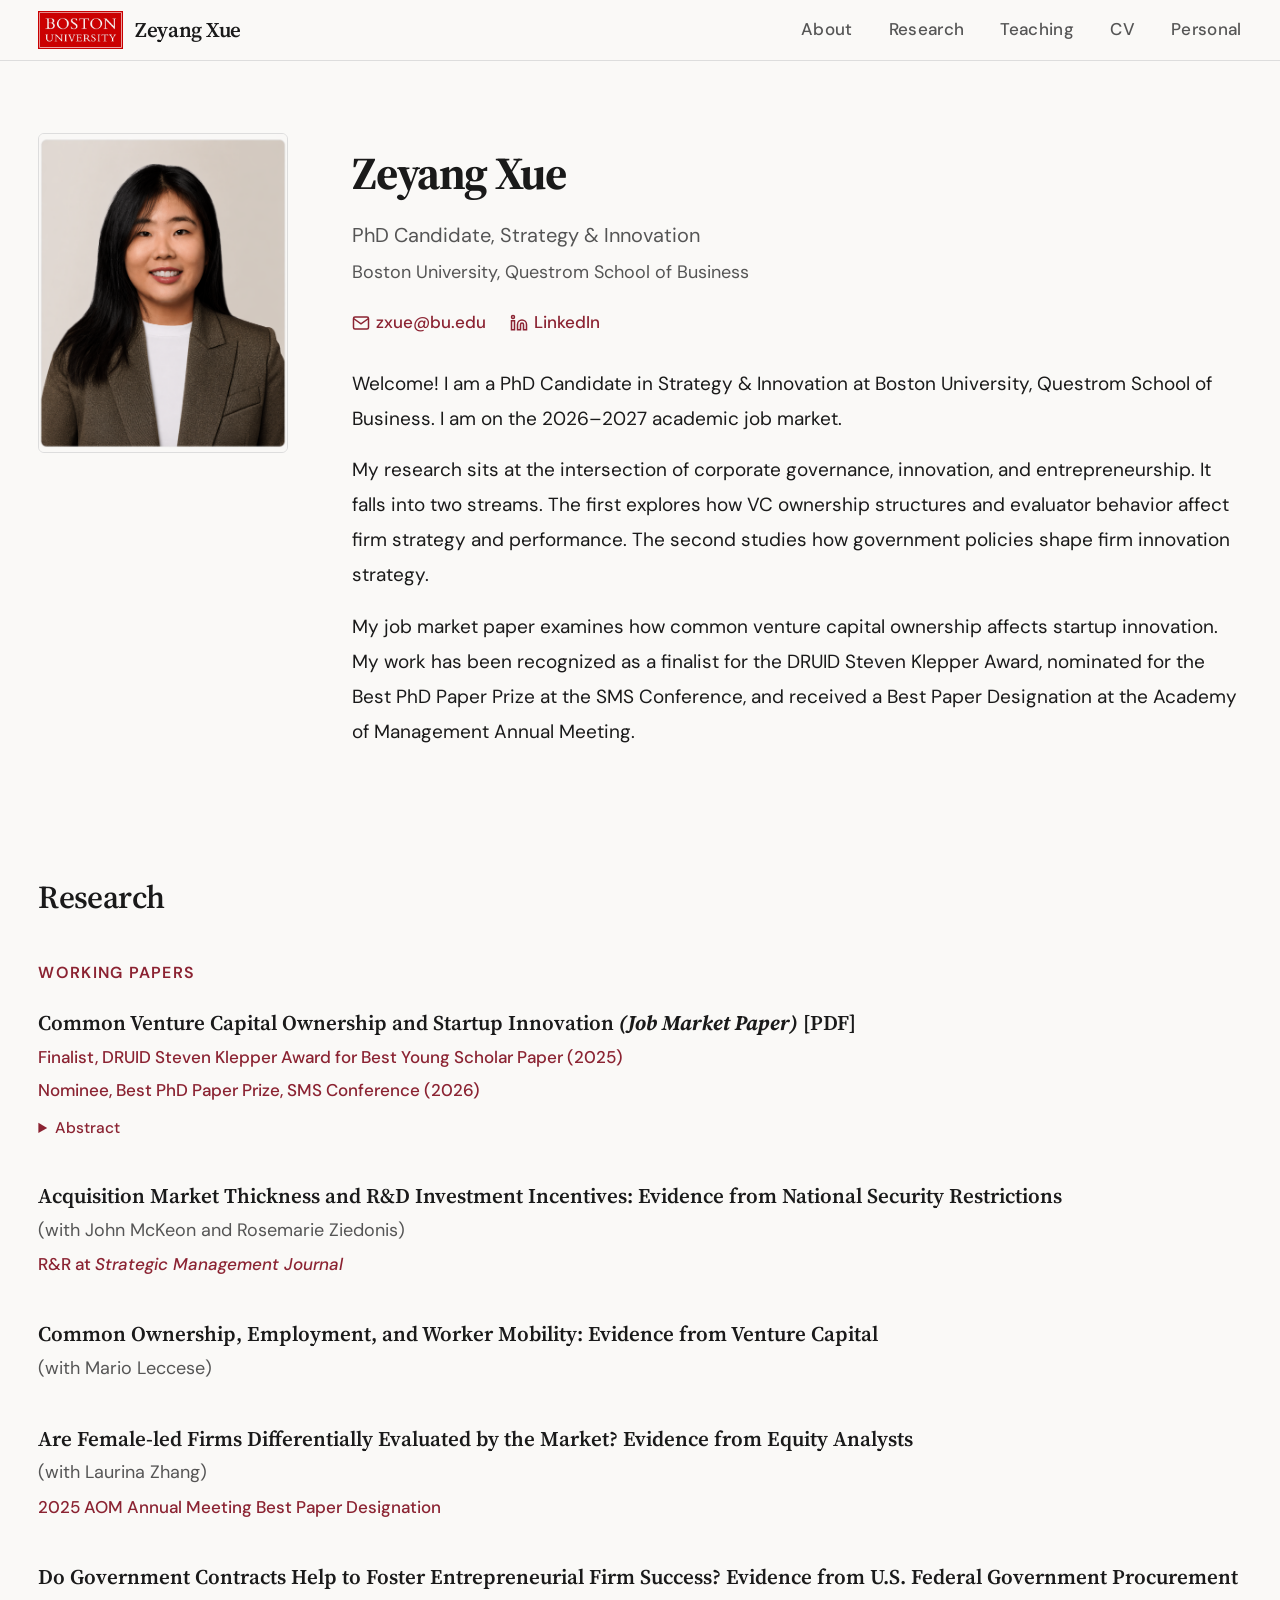
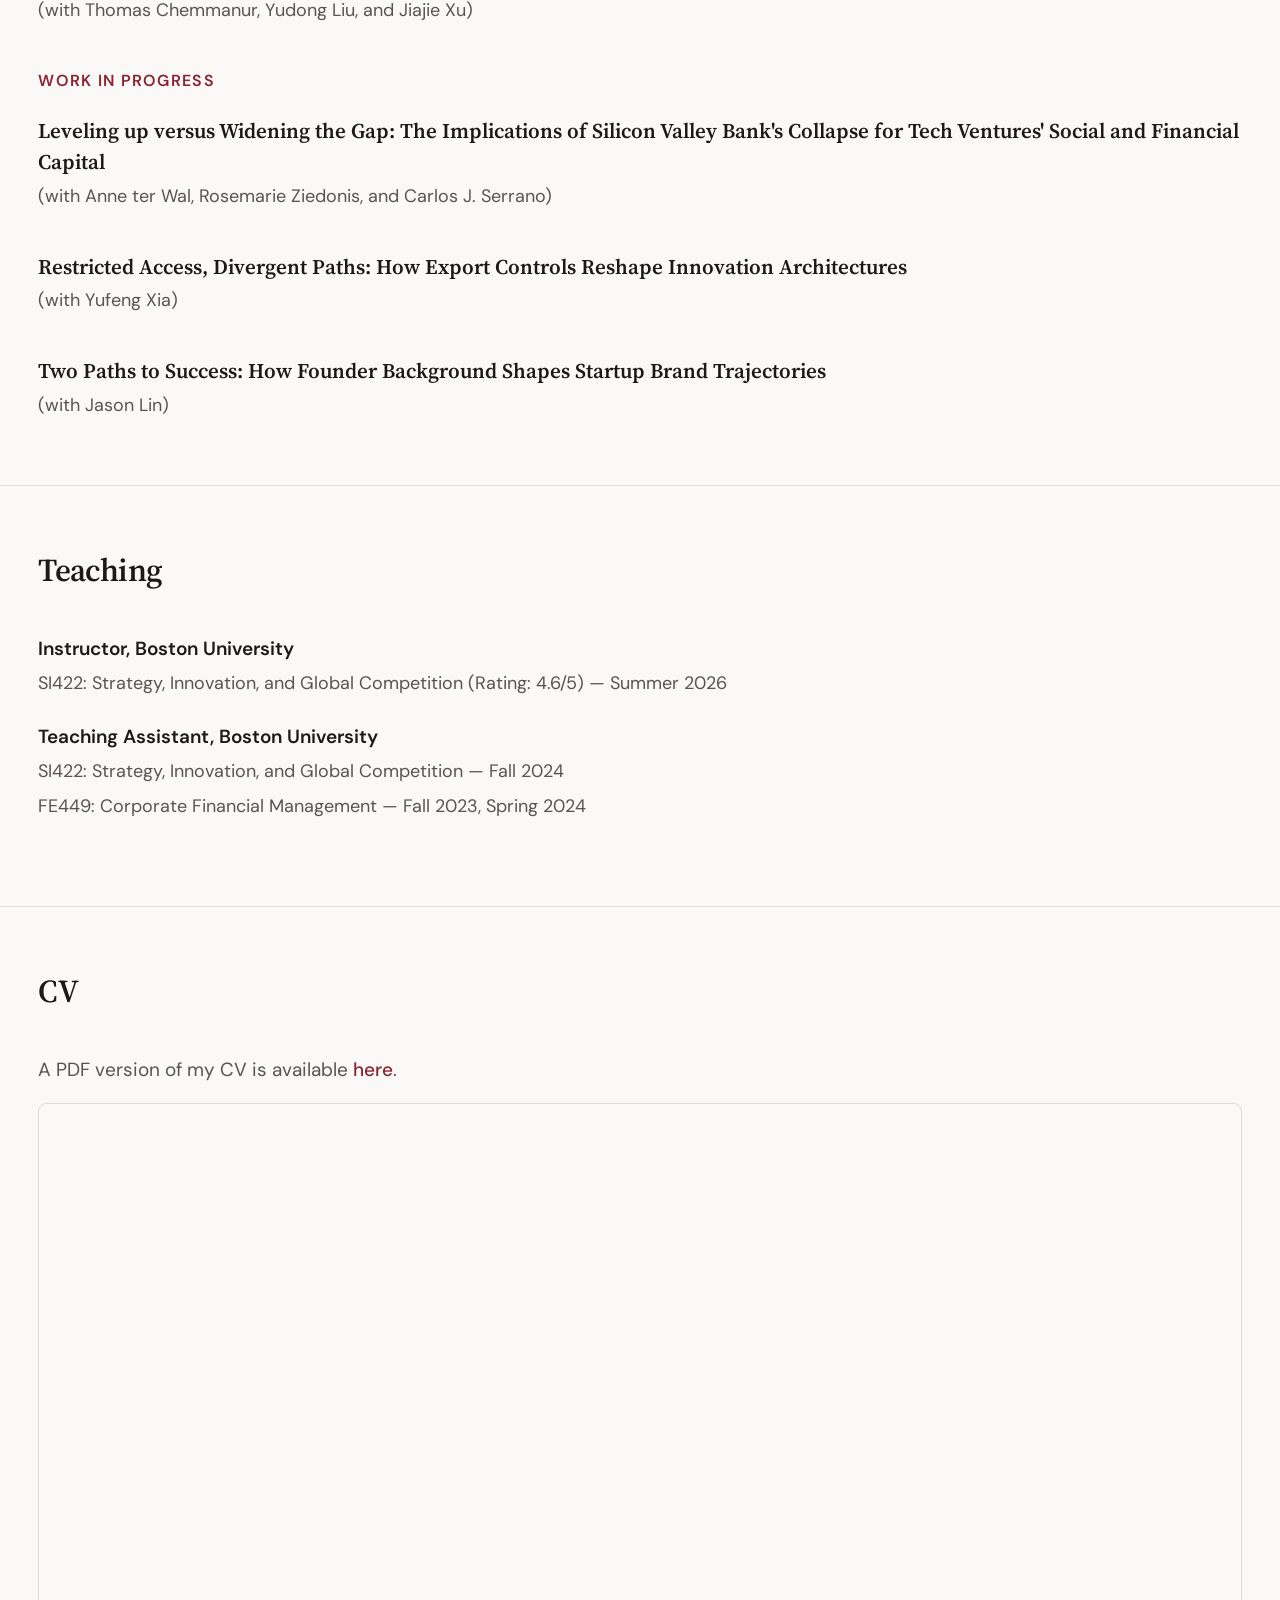
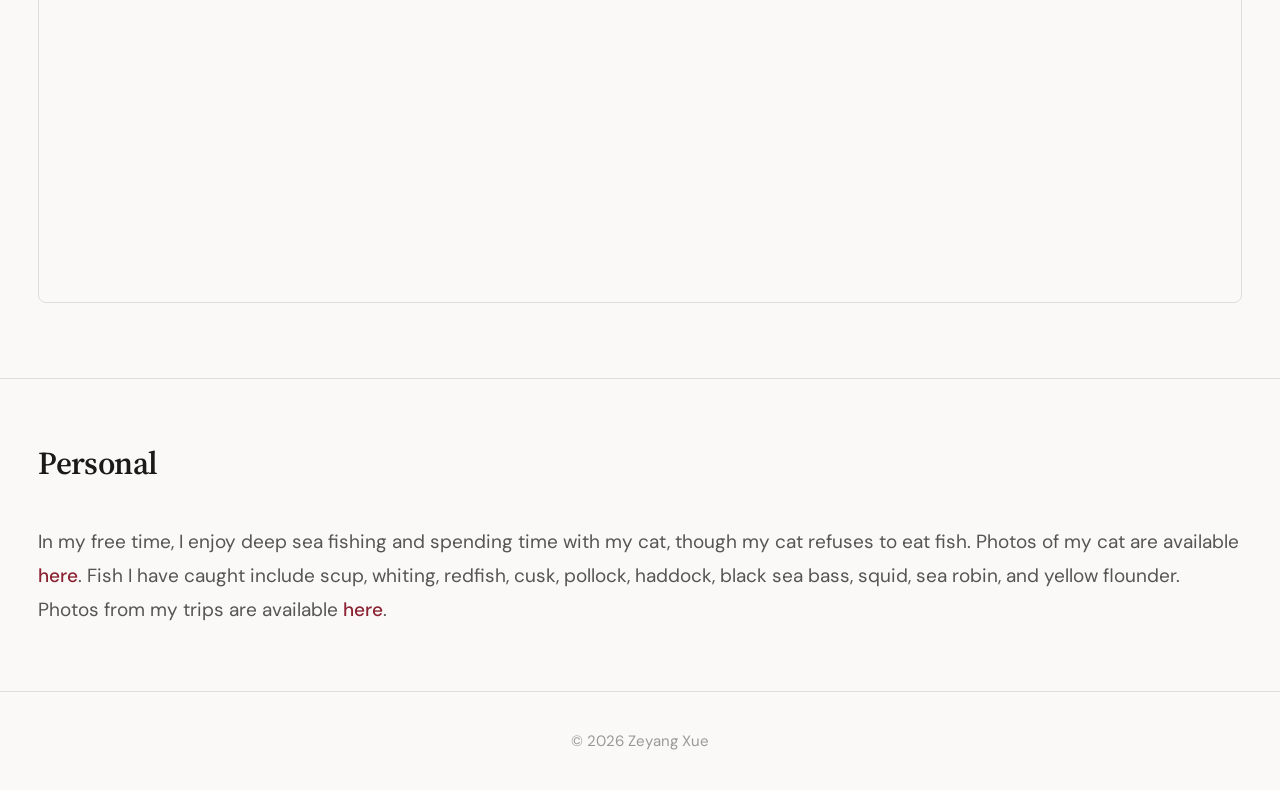
<file: index.html>
<!DOCTYPE html>
<html lang="en">
<head>
  <meta charset="UTF-8" />
  <meta name="viewport" content="width=device-width, initial-scale=1.0" />
  <meta name="description" content="Zeyang Xue — PhD Candidate in Strategy and Innovation at Boston University. Research on venture capital, innovation, and entrepreneurship.">
  <meta name="keywords" content="Zeyang Xue, Boston University, Questrom, strategy, innovation, venture capital">
  <title>Zeyang Xue</title>

  <link rel="preconnect" href="https://fonts.googleapis.com" />
  <link rel="preconnect" href="https://fonts.gstatic.com" crossorigin />
  <link href="https://fonts.googleapis.com/css2?family=Source+Serif+4:ital,opsz,wght@0,8..60,300;0,8..60,400;0,8..60,600;0,8..60,700;1,8..60,400&family=DM+Sans:wght@400;500;600&display=swap" rel="stylesheet" />

  <style>
    :root {
      --bg: #faf9f7;
      --bg-alt: #f0eeeb;
      --text: #1a1a1a;
      --text-secondary: #555;
      --accent: #8b2332;
      --accent-light: #a83a4a;
      --border: #ddd;
      --serif: 'Source Serif 4', 'Georgia', serif;
      --sans: 'DM Sans', 'Helvetica Neue', sans-serif;
      --max-w: 1280px;
      --content-pad: clamp(20px, 3vw, 40px);
      --nav-h: 60px;
    }

    *, *::before, *::after {
      margin: 0;
      padding: 0;
      box-sizing: border-box;
    }

    html {
      scroll-behavior: smooth;
      scroll-padding-top: calc(var(--nav-h) + 24px);
    }

    body {
      font-family: var(--sans);
      color: var(--text);
      background: var(--bg);
      line-height: 1.75;
      font-size: 19px;
      -webkit-font-smoothing: antialiased;
    }

    /* ── NAV ── */
    nav {
      position: sticky;
      top: 0;
      z-index: 100;
      background: var(--bg);
      border-bottom: 1px solid var(--border);
      backdrop-filter: blur(12px);
      -webkit-backdrop-filter: blur(12px);
    }

    .nav-inner {
      max-width: var(--max-w);
      margin: 0 auto;
      padding: 0 var(--content-pad);
      height: var(--nav-h);
      display: flex;
      align-items: center;
      justify-content: space-between;
    }

    .nav-name {
      font-family: var(--serif);
      font-weight: 600;
      font-size: 21px;
      color: var(--text);
      text-decoration: none;
      letter-spacing: -0.02em;
      display: flex;
      align-items: center;
      gap: 12px;
    }

    .nav-logo {
      height: 38px;
      width: auto;
      display: block;
    }

    .nav-links {
      display: flex;
      gap: 36px;
    }

    .nav-links a {
      text-decoration: none;
      color: var(--text-secondary);
      font-size: 17px;
      font-weight: 500;
      letter-spacing: 0.02em;
      transition: color 0.2s;
      position: relative;
    }

    .nav-links a::after {
      content: '';
      position: absolute;
      bottom: -4px;
      left: 0;
      width: 0;
      height: 1.5px;
      background: var(--accent);
      transition: width 0.25s ease;
    }

    .nav-links a:hover {
      color: var(--accent);
    }

    .nav-links a:hover::after {
      width: 100%;
    }

    .hamburger {
      display: none;
      background: none;
      border: none;
      cursor: pointer;
      padding: 4px;
    }

    .hamburger span {
      display: block;
      width: 24px;
      height: 2px;
      background: var(--text);
      margin: 5px 0;
      transition: 0.3s;
    }

    /* ── HERO / ABOUT ── */
    .hero {
      max-width: var(--max-w);
      margin: 0 auto;
      padding: 72px var(--content-pad) 64px;
      display: flex;
      gap: 64px;
      align-items: flex-start;
    }

    .hero-photo {
      flex-shrink: 0;
      width: 250px;
      height: 320px;
      border-radius: 6px;
      background: var(--bg-alt);
      overflow: hidden;
      border: 1px solid var(--border);
      display: flex;
      align-items: center;
      justify-content: center;
    }

    .hero-photo img {
      width: 100%;
      height: 100%;
      object-fit: cover;
    }

    .hero-info {
      flex: 1;
    }

    .hero-info h1 {
      font-family: var(--serif);
      font-size: 46px;
      font-weight: 700;
      letter-spacing: -0.03em;
      margin-bottom: 4px;
      color: var(--text);
    }

    .hero-info .subtitle {
      font-size: 20px;
      color: var(--text-secondary);
      margin-bottom: 4px;
    }

    .hero-info .affiliation {
      font-size: 18px;
      color: var(--text-secondary);
      margin-bottom: 20px;
    }

    .hero-links {
      display: flex;
      gap: 24px;
      margin-bottom: 28px;
      flex-wrap: wrap;
    }

    .hero-links a {
      font-size: 17px;
      color: var(--accent);
      text-decoration: none;
      font-weight: 500;
      display: flex;
      align-items: center;
      gap: 6px;
      transition: color 0.2s;
    }

    .hero-links a:hover {
      color: var(--accent-light);
      text-decoration: underline;
    }

    .hero-links .link-icon {
      width: 18px;
      height: 18px;
      stroke: currentColor;
      fill: none;
      stroke-width: 2;
    }

    .bio {
      font-size: 19px;
      line-height: 1.85;
      max-width: 900px;
      color: var(--text);
    }

    .bio p + p {
      margin-top: 16px;
    }

    /* ── SECTIONS ── */
    .section {
      max-width: var(--max-w);
      margin: 0 auto;
      padding: 56px var(--content-pad) 64px;
    }

    .section + .section {
      border-top: 1px solid var(--border);
    }

    .section-title {
      font-family: var(--serif);
      font-size: 32px;
      font-weight: 600;
      letter-spacing: -0.02em;
      margin-bottom: 34px;
      color: var(--text);
    }

    /* ── RESEARCH ── */
    .paper-category {
      font-size: 16px;
      font-weight: 600;
      text-transform: uppercase;
      letter-spacing: 0.08em;
      color: var(--accent);
      margin-bottom: 20px;
      margin-top: 40px;
    }

    .paper-category:first-of-type {
      margin-top: 0;
    }

    .paper {
      margin-bottom: 2.4rem; /* This adds space between papers */
      padding-left: 0;
    }

    .paper:last-child {
      margin-bottom: 0;
    }

    .paper-title {
      font-family: var(--serif);
      font-size: 21px;
      font-weight: 600;
      line-height: 1.5;
      color: var(--text);
    }

    .paper-title a {
      color: var(--text);
      text-decoration: none;
      border-bottom: 1px solid transparent;
      transition: border-color 0.2s, color 0.2s;
    }

    .paper-title a:hover {
      color: var(--accent);
      border-bottom-color: var(--accent);
    }

    .paper-venue {
      font-size: 18px;
      color: var(--text-secondary);
      margin-top: 4px;
      font-style: italic;
    }

    .paper-coauthors {
      font-size: 18px;
      color: var(--text-secondary);
      margin-top: 3px;
    }

    .paper-awards {
      font-size: 17px;
      color: var(--accent);
      font-weight: 500;
      margin-top: 4px;
    }

    .paper-abstract {
      font-size: 18px;
      color: var(--text-secondary);
      margin-top: 10px;
      line-height: 1.65;
    }

    .paper-abstract summary {
      cursor: pointer;
      font-size: 15.5px;
      color: var(--accent);
      font-weight: 500;
      user-select: none;
    }

    .paper-abstract summary:hover {
      text-decoration: underline;
    }

    .paper-abstract p {
      margin-top: 8px;
    }

    /* ── TEACHING ── */
    .teaching-item {
      margin-bottom: 20px;
    }

    .teaching-item .course-name {
      font-weight: 600;
      font-size: 19px;
    }

    .teaching-item .course-detail {
      font-size: 18px;
      color: var(--text-secondary);
      margin-top: 3px;
    }

    /* ── CV ── */
    .cv-note {
      font-size: 19px;
      color: var(--text-secondary);
      line-height: 1.8;
    }

    .cv-note a {
      color: var(--accent);
      font-weight: 500;
      text-decoration: none;
    }

    .cv-note a:hover {
      text-decoration: underline;
    }

    /* ── FOOTER ── */
    footer {
      max-width: var(--max-w);
      margin: 0 auto;
      padding: 36px var(--content-pad);
      border-top: 1px solid var(--border);
      font-size: 15px;
      color: #999;
      text-align: center;
    }

    @media (max-width: 900px) {
      .hero {
        gap: 36px;
        padding-top: 56px;
      }

      .hero-info h1 {
        font-size: 38px;
      }

      .bio {
        max-width: none;
      }
    }

    /* ── RESPONSIVE ── */
    @media (max-width: 640px) {
      .hero {
        flex-direction: column;
        align-items: center;
        text-align: center;
        gap: 28px;
        padding: 40px 20px 44px;
      }

      .hero-photo {
        width: 180px;
        height: 225px;
      }

      .hero-info {
        width: 100%;
        text-align: left;
      }

      .bio {
        text-align: left;
      }

      .hero-links {
        justify-content: flex-start;
      }

      .hero-info h1 {
        font-size: 32px;
      }

      .nav-links {
        display: none;
      }

      .nav-links.open {
        display: flex;
        flex-direction: column;
        position: absolute;
        top: var(--nav-h);
        left: 0;
        right: 0;
        background: var(--bg);
        border-bottom: 1px solid var(--border);
        padding: 18px 20px;
        gap: 14px;
      }

      .hamburger {
        display: block;
      }
    }
  </style>
</head>

<body>

<!-- NAV -->
<nav>
  <div class="nav-inner">
    <a href="#about" class="nav-name">
      <img src="bu-logo.png" alt="Boston University" class="nav-logo" />
      Zeyang Xue
    </a>

    <div class="nav-links" id="navLinks">
      <a href="#about">About</a>
      <a href="#research">Research</a>
      <a href="#teaching">Teaching</a>
      <a href="#cv">CV</a>
      <a href="#personal">Personal</a>
    </div>

    <button class="hamburger" id="hamburger" aria-label="Menu">
      <span></span>
      <span></span>
      <span></span>
    </button>
  </div>
</nav>

<!-- ABOUT -->
<section class="hero" id="about">
  <div class="hero-photo">
    <img src="assets/photo.png" alt="Zeyang Xue" />
  </div>

  <div class="hero-info">
    <h1>Zeyang Xue</h1>
    <div class="subtitle">PhD Candidate, Strategy &amp; Innovation</div>
    <div class="affiliation">Boston University, Questrom School of Business</div>

    <div class="hero-links">
      <a href="mailto:zxue@bu.edu">
        <svg class="link-icon" viewBox="0 0 24 24">
          <path d="M4 4h16c1.1 0 2 .9 2 2v12c0 1.1-.9 2-2 2H4c-1.1 0-2-.9-2-2V6c0-1.1.9-2 2-2z"/>
          <polyline points="22,6 12,13 2,6"/>
        </svg>
        zxue@bu.edu
      </a>

      <a href="https://www.linkedin.com/in/zeyang-xue-55abb1175/" target="_blank" rel="noopener">
        <svg class="link-icon" viewBox="0 0 24 24">
          <path d="M16 8a6 6 0 0 1 6 6v7h-4v-7a2 2 0 0 0-4 0v7h-4v-7a6 6 0 0 1 6-6z"/>
          <rect x="2" y="9" width="4" height="12"/>
          <circle cx="4" cy="4" r="2"/>
        </svg>
        LinkedIn
      </a>
    </div>

    <div class="bio">
      <p>
        Welcome! I am a PhD Candidate in Strategy &amp; Innovation at Boston University, Questrom School of Business.
        I am on the 2026&ndash;2027 academic job market.
      </p>

      <p>
        My research sits at the intersection of corporate governance, innovation, and entrepreneurship. It falls into
        two streams. The first explores how VC ownership structures and evaluator behavior affect firm strategy and performance. The second studies
        how government policies shape firm innovation strategy.
      </p>

      <p>
        My job market paper examines how common venture capital ownership affects startup innovation. My work has been recognized as a finalist for the DRUID Steven Klepper Award, 
        nominated for the Best PhD Paper Prize at the SMS Conference, and received a Best Paper Designation at the Academy of Management Annual Meeting.
      </p>

    </div>
  </div>
</section>

<!-- RESEARCH -->
<section class="section" id="research">
  <h2 class="section-title">Research</h2>

  <div class="paper-category">Working Papers</div>

  <div class="paper">
    <div class="paper-title">
  Common Venture Capital Ownership and Startup Innovation
  <strong><em>(Job Market Paper)</em></strong>
  <a href="assets/jmp.pdf" target="_blank">[PDF]</a>
    </div>

    <div class="paper-awards">
      Finalist, DRUID Steven Klepper Award for Best Young Scholar Paper (2025)
    </div>

    <div class="paper-awards">
      Nominee, Best PhD Paper Prize, SMS Conference (2026)
    </div>

    <div class="paper-abstract">
      <details>
        <summary>Abstract</summary>
        <p>
Common venture capital (VC) ownership, in which a startup shares a VC investor with rival startups, is increasingly prevalent. Yet whether such ownership promotes or inhibits startup innovation remains unclear. Common VC ownership can affect startup innovation in opposing ways: by expanding startups' access to useful knowledge and resources, it can facilitate innovation, but by increasing concerns that proprietary information may reach rival portfolio startups, it can also dampen innovation. Using the staggered adoption of Corporate Opportunity Waivers as an instrument for common VC ownership, I find that common VC ownership increases startup innovation on average, as reflected in both patenting and subsequent patent citations. Common VC ownership also increases technological similarity and patent cross-citations, consistent with stronger technological connections among startups. These innovation gains vary systematically with the startup's exposure to knowledge leakage. They are smaller when the common VC investor is geographically close to a rival startup it also backs and larger in industries with stronger intellectual property protection. The gains also vary with the startup's market position. The positive effect on innovation is largest when technological similarity is high and product market similarity is low, whereas the effect becomes negative when technological similarity is low and product market similarity is high. These findings suggest that whether common VC ownership benefits or harms startup innovation depends on both exposure to knowledge leakage and the technological and competitive relationships among portfolio startups.
        </p>
      </details>
    </div>
  </div>

  <div class="paper">
    <div class="paper-title">
      Acquisition Market Thickness and R&amp;D Investment Incentives: Evidence from National Security Restrictions
    </div>
    <div class="paper-coauthors">(with John McKeon and Rosemarie Ziedonis)</div>
    <div class="paper-awards">R&amp;R at <em>Strategic Management Journal</em></div>
  </div>

  <div class="paper">
    <div class="paper-title">
      Common Ownership, Employment, and Worker Mobility: Evidence from Venture Capital
    </div>
    <div class="paper-coauthors">(with Mario Leccese)</div>
  </div>

  <div class="paper">
    <div class="paper-title">
      Are Female-led Firms Differentially Evaluated by the Market? Evidence from Equity Analysts
    </div>
    <div class="paper-coauthors">(with Laurina Zhang)</div>
    <div class="paper-awards">2025 AOM Annual Meeting Best Paper Designation</div>
  </div>

  <div class="paper">
    <div class="paper-title">
      Do Government Contracts Help to Foster Entrepreneurial Firm Success? Evidence from U.S. Federal Government Procurement
    </div>
    <div class="paper-coauthors">(with Thomas Chemmanur, Yudong Liu, and Jiajie Xu)</div>
  </div>

  <div class="paper-category">Work in Progress</div>

  <div class="paper">
    <div class="paper-title">
      Leveling up versus Widening the Gap: The Implications of Silicon Valley Bank's Collapse for Tech Ventures' Social and Financial Capital
    </div>
    <div class="paper-coauthors">(with Anne ter Wal, Rosemarie Ziedonis, and Carlos J. Serrano)</div>
  </div>

  <div class="paper">
    <div class="paper-title">
      Restricted Access, Divergent Paths: How Export Controls Reshape Innovation Architectures
    </div>
    <div class="paper-coauthors">(with Yufeng Xia)</div>
  </div>

  <div class="paper">
    <div class="paper-title">
      Two Paths to Success: How Founder Background Shapes Startup Brand Trajectories
    </div>
    <div class="paper-coauthors">(with Jason Lin)</div>
  </div>
</section>

<!-- TEACHING -->
<section class="section" id="teaching">
  <h2 class="section-title">Teaching</h2>

  <div class="teaching-item">
    <div class="course-name">Instructor, Boston University</div>
    <div class="course-detail">SI422: Strategy, Innovation, and Global Competition (Rating: 4.6/5) &mdash; Summer 2026</div>
  </div>

  <div class="teaching-item">
    <div class="course-name">Teaching Assistant, Boston University</div>
    <div class="course-detail">SI422: Strategy, Innovation, and Global Competition &mdash; Fall 2024</div>
    <div class="course-detail">FE449: Corporate Financial Management &mdash; Fall 2023, Spring 2024</div>
  </div>
</section>



<!-- CV -->
<section class="section" id="cv">
  <h2 class="section-title">CV</h2>
  <p class="cv-note">
    A PDF version of my CV is available <a href="assets/cv.pdf" target="_blank">here</a>.
  </p>
  <iframe src="https://drive.google.com/file/d/1HHT8MBDyYAJYNGJvV7pveYyepAh2CBI7/preview"
          title="Zeyang Xue CV"
          width="100%" height="800"
          style="border: 1px solid var(--border); border-radius: 8px; margin-top: 16px;"
          allow="autoplay">
  </iframe>
</section>

<!-- PERSONAL -->
<section class="section" id="personal">
  <h2 class="section-title">Personal</h2>
  <p class="cv-note">
      In my free time, I enjoy deep sea fishing and spending time with my cat, though my cat refuses to eat fish. Photos of my cat are
    available <a href="https://www.dropbox.com/scl/fo/6ievquk23mcgldoxxexs7/AJ20_B0AMEtI6mY2mqwmj-g?rlkey=1yq5gdr9pxer3vbbxzcid6yx0&st=a0aueuc1&dl=0" target="_blank" rel="noopener">here</a>. Fish I have caught include scup, whiting, redfish, cusk, pollock,
    haddock, black sea bass, squid, sea robin, and yellow flounder. Photos from my trips are available <a href="https://www.dropbox.com/scl/fo/m7g95zv22vte8dal54jw1/AK_bNwlKEPSuT_WOQ_7Ku_A?rlkey=3tjymo9abrxxh8dyj6baaok5m&st=ez4dk2xa&dl=0" target="_blank" rel="noopener">here</a>.
  </p>
</section>

<!-- FOOTER -->
<footer>
  &copy; 2026 Zeyang Xue
</footer>

<script>
  const hamburger = document.getElementById('hamburger');
  const navLinks = document.getElementById('navLinks');

  hamburger.addEventListener('click', () => {
    navLinks.classList.toggle('open');
  });

  navLinks.querySelectorAll('a').forEach(a => {
    a.addEventListener('click', () => {
      navLinks.classList.remove('open');
    });
  });
</script>

</body>
</html>
</file>
